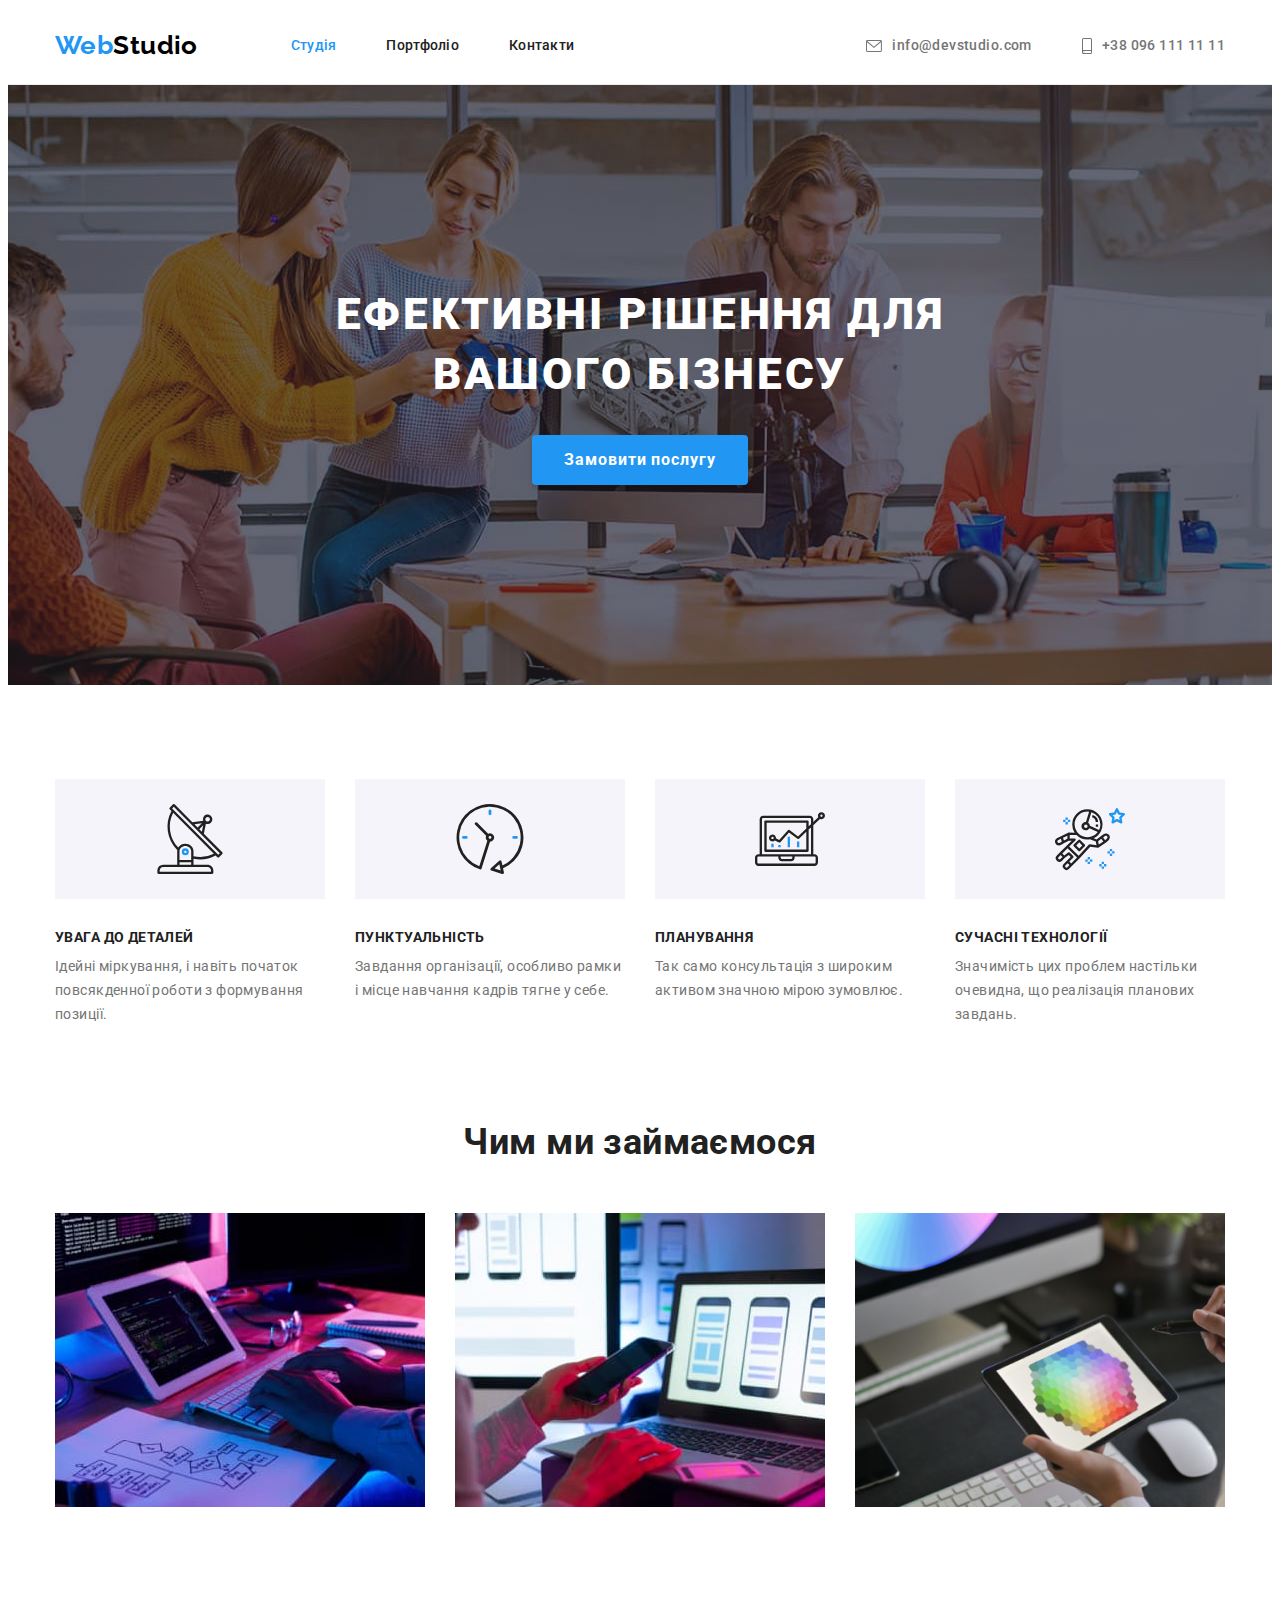
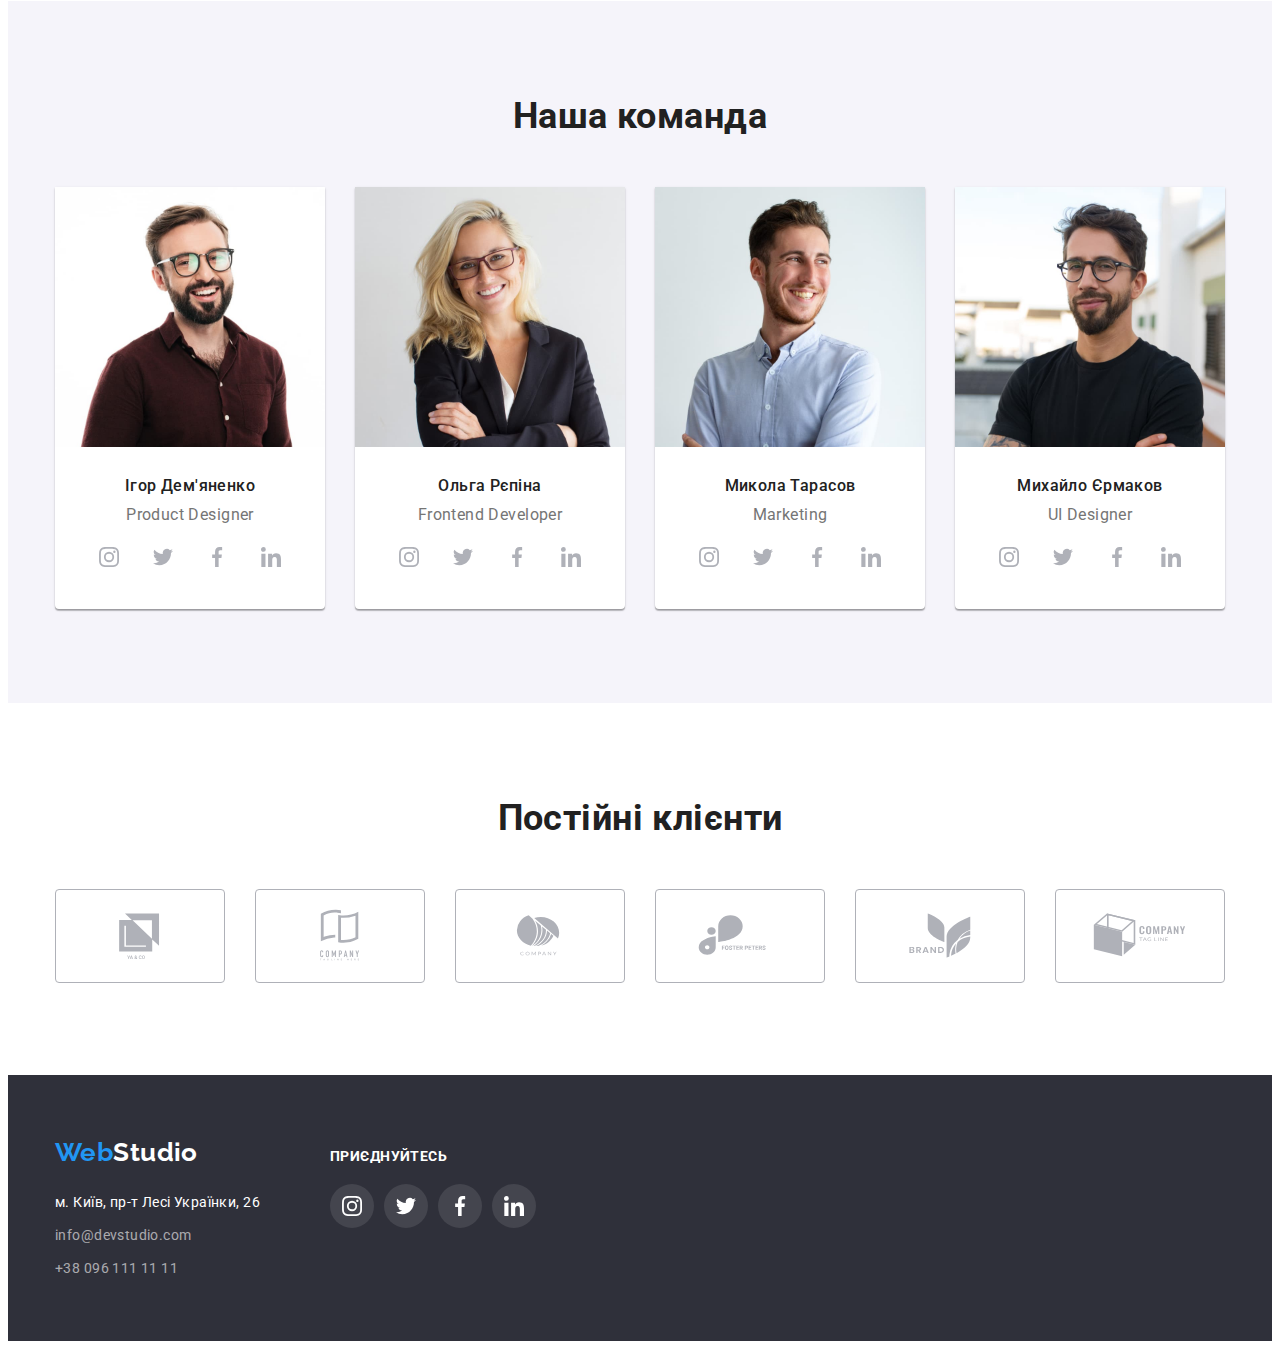
<file: index.html>
<!DOCTYPE html>
<html lang="uk">
  <head>
    <meta charset="UTF-8" />
    <meta http-equiv="X-UA-Compatible" content="IE=edge" />
    <meta name="viewport" content="width=device-width, initial-scale=1.0" />
    <title>Web Studio</title>
    <!-- Front -->
    <link rel="preconnect" href="https://fonts.googleapis.com">
    <link rel="preconnect" href="https://fonts.gstatic.com" crossorigin>
    <link href="https://fonts.googleapis.com/css2?family=Raleway:wght@700&family=Roboto:wght@400;500;700;900&display=swap" rel="stylesheet">
    <!-- Style -->
    <link rel="stylesheet" href="https://cdnjs.cloudflare.com/ajax/libs/modern-normalize/1.1.0/modern-normalize.min.css" integrity="sha512-wpPYUAdjBVSE4KJnH1VR1HeZfpl1ub8YT/NKx4PuQ5NmX2tKuGu6U/JRp5y+Y8XG2tV+wKQpNHVUX03MfMFn9Q==" crossorigin="anonymous" referrerpolicy="no-referrer" />
    <link rel="stylesheet" href="./css/style.css">
  <body>
    <header>
     <div class="contener">
      <div class="header-contener">
       <nav class="nav-contener">
         <a href="./index.html" class="logo logo-web"><span >Web</span><span class="logo-end">Studio</span> </a>
       
         <ul class="header-menu">
           <li><a class="main-links current" href="./index.html">Студія</a></li>
           <li><a class="main-links" href="./portfolio.html">Портфоліо</a></li>
           <li><a class="main-links" href="#">Контакти</a></li>
         </ul>
       </nav>
        
        <ul class="heade-contact">
         <li>
          <a class="contact-links" href="mailto:info@devstudio.com"> 
          <svg class="contact-links-icon" width="16" height="12">
            <use href="./images/icons.svg#icon-envelope"></use>
          </svg>info@devstudio.com</a></li>
         <li><a class="contact-links" href="tel:+380961111111">
          <svg class="contact-links-icon" width="10" height="16">
            <use href="./images/icons.svg#icon-smartphone "></use>
          </svg>
          +38 096 111 11 11</a></li>
        </ul>
        </div>
      </div>
      
    </header>

    <main>
      <section class="context-section section hero-section">
        <div class="contener">
          <div class="hero-contener">
         <h1 class="hero-title">Ефективні рішення для <br> вашого бізнесу</h1>
         <button class="hero-button" type="button">Замовити послугу</button>
         </div>
        </div>
      </section>
      <section class="section benefits-section">
        <div class="contener">
         <h2 class="visually-hidden">Наші особливості</h2>
         <ul class="benefits">
           <li class="benefits-list">
            <div class="benefits-contener">
              <svg width="70" heigth="70">
                <use href="./images/icons.svg#icon-antenna"></use>
              </svg>
            </div>
             <h3 class="benefits-headline">УВАГА ДО ДЕТАЛЕЙ</h3> 
             <p>Ідейні міркування, і навіть початок повсякденної роботи з формування позиції.</p>
           </li>
           <li class="benefits-list">
            <div class="benefits-contener">
              <svg width="70" heigth="70">
                <use href="./images/icons.svg#icon-clock"></use>
              </svg>
            </div>
             <h3 class="benefits-headline">ПУНКТУАЛЬНІСТЬ</h3>
             <p>Завдання організації, особливо рамки і місце навчання кадрів тягне у себе.</p>
           </li>
           <li class="benefits-list">
            <div class="benefits-contener">
              <svg width="70" heigth="70">
                <use href="./images/icons.svg#icon-diagram"></use>
              </svg>
            </div>
             <h3 class="benefits-headline">ПЛАНУВАННЯ</h3>
             <p>Так само консультація з широким активом значною мірою зумовлює.</p>
           </li>
           <li class="benefits-list">
            <div class="benefits-contener">
              <svg width="70" heigth="70">
                <use href="./images/icons.svg#icon-astronaut"></use>
              </svg>
            </div>
             <h3 class="benefits-headline">СУЧАСНІ ТЕХНОЛОГІЇ</h3>
             <p>Значимість цих проблем настільки очевидна, що реалізація планових завдань.</p>
           </li>
         </ul>
        </div>
      </section>

      <section class="section">
      <div class="contener">
        <h2 class="inform-title">Чим ми займаємося</h2>
        <ul class="inform-list">
       <li class="inform-item"> <img src="./images/workcode.jpg" alt="Робоче місце з кодом на комп'ютері" width="370" height="294"></li>
       <li class="inform-item"> <img src="./images/mobviews.jpg" alt="Робоче місце з розробкою для мобільного" width="370" height="294"></li>
       <li class="inform-item"><img src="./images/colors.jpg" alt=" Кольорова палітна на планшеті" width="370" height="294"></li>
       </ul>
      </div>
        
      </section>

      <section class="team-section section">
        <div class="contener">
        <h2 class="inform-title">Наша команда</h2>
        <ul class="team-list">
          <li class="team-item">
            <img src="./images/Igor.jpg" alt="Бородатий чолові з окулярами, в коричневій сорочці" width="270" height="260">
            <div class="team-contener">
             <h3 class="team">Ігор Дем'яненко</h3>
             <p class="job-title">Product Designer</p>
             <ul class="sosial-list">
              <li class="sosial-item">
                  <a href="#" class="sosial-links">
                    <svg width="20" height="20">
                      <use href="./images/icons.svg#icon-instagram"></use>
                    </svg>
                  </a>
              </li>
              <li class="sosial-item">
                  <a href="#" class="sosial-links">
                    <svg width="20" height="20">
                      <use href="./images/icons.svg#icon-twitter"></use>
                    </svg>
                  </a>
              </li>
              <li class="sosial-item">
                  <a href="#" class="sosial-links">
                    <svg width="20" height="20">
                      <use href="./images/icons.svg#icon-facebook"></use>
                    </svg>
                  </a>
              </li>
              <li class="sosial-item">
                  <a href="#" class="sosial-links">
                    <svg width="20" height="20">
                      <use href="./images/icons.svg#icon-linkedin"></use>
                    </svg>
                  </a>
              </li>
             </ul>
             </div>
           </li>
          <li class="team-item">
            <img src="./images/olga.jpg" alt="Болндинка в діловому одязі з окулярами" width="270" height="260">
            <div class="team-contener">
             <h3 class="team">Ольга Рєпіна</h3>
             <p class="job-title">Frontend Developer</p>
             <ul class="sosial-list">
              <li class="sosial-item">
                   <a href="#" class="sosial-links">
                    <svg width="20" height="20">
                      <use href="./images/icons.svg#icon-instagram"></use>
                    </svg>
                  </a>
              </li>
              <li class="sosial-item">
                  <a href="#" class="sosial-links">
                    <svg width="20" height="20">
                      <use href="./images/icons.svg#icon-twitter"></use>
                    </svg>
                  </a>
              </li>
              <li class="sosial-item">
                  <a href="#" class="sosial-links">
                    <svg width="20" height="20">
                      <use href="./images/icons.svg#icon-facebook"></use>
                    </svg>
                  </a>
              </li>
              <li class="sosial-item">
                  <a href="#" class="sosial-links">
                    <svg width="20" height="20">
                      <use href="./images/icons.svg#icon-linkedin"></use>
                    </svg>
                  </a>
              </li>
             </ul>
             </div>
          </li>
          <li class="team-item">
            <img src="./images/nikita.jpg" alt="Бородатий чолові з посмішкою, в білій сорочці" width="270" height="260">
             <div class="team-contener">
              <h3 class="team">Микола Тарасов</h3>
              <p class="job-title">Marketing</p>
              <ul class="sosial-list">
              <li class="sosial-item">
                  <a href="#" class="sosial-links">
                    <svg width="20" height="20">
                      <use href="./images/icons.svg#icon-instagram"></use>
                    </svg>
                  </a>
              </li>
              <li class="sosial-item">
                  <a href="#" class="sosial-links">
                    <svg width="20" height="20">
                      <use href="./images/icons.svg#icon-twitter"></use>
                    </svg>
                  </a>
              </li>
              <li class="sosial-item">
                  <a href="#" class="sosial-links">
                    <svg width="20" height="20">
                      <use href="./images/icons.svg#icon-facebook"></use>
                    </svg>
                  </a>
              </li>
              <li class="sosial-item">
                  <a href="#" class="sosial-links">
                    <svg width="20" height="20">
                      <use href="./images/icons.svg#icon-linkedin"></use>
                    </svg>
                  </a>
              </li>
             </ul>
              </div>
          </li>
          <li class="team-item">
            <img src="./images/muhailo.jpg" alt="Бородатий чолові з окулярами, в чорній футболці" width="270" height="260">
            <div class="team-contener">
             <h3 class="team">Михайло Єрмаков</h3>
             <p class="job-title">UI Designer</p>
             <ul class="sosial-list">
              <li class="sosial-item">
                  <a href="#" class="sosial-links">
                    <svg width="20" height="20">
                      <use href="./images/icons.svg#icon-instagram"></use>
                    </svg>
                  </a>
              </li>
              <li class="sosial-item">
                  <a href="#" class="sosial-links">
                    <svg width="20" height="20">
                      <use href="./images/icons.svg#icon-twitter"></use>
                    </svg>
                  </a>
              </li>
              <li class="sosial-item">
                  <a href="#" class="sosial-links">
                    <svg width="20" height="20">
                      <use href="./images/icons.svg#icon-facebook"></use>
                    </svg>
                  </a>
              </li>
              <li class="sosial-item">
                  <a href="#" class="sosial-links">
                    <svg width="20" height="20">
                      <use href="./images/icons.svg#icon-linkedin"></use>
                    </svg>
                  </a>
              </li>
             </ul>
            </div>
          </li>
          </ul>
          </div>
      </section>
      
      <section class="section">
      <div class="contener">
        <h2 class="inform-title">Постійні клієнти</h2>
        <ul class="client-list">
       <li class="client-item">
        <div class="client-contener"><a href="#" class="link-clien">
          <svg width="106" height="60" class="clien-icon">
            <use href="./images/icons.svg#icon-ya-co"></use>
          </svg>
        </a>
        </div>
        </li>
       <li class="client-item"> 
        <div class="client-contener">
        <a href="#" class="link-clien">
          <svg width="106" height="60" class="clien-icon">
            <use href="./images/icons.svg#icon-comp-union"></use>
          </svg>
        </a>
        </div>
       </li>
       <li class="client-item">
        <div class="client-contener">
         <a href="#" class="link-clien">
          <svg width="106" height="60" class="clien-icon">
            <use href="./images/icons.svg#icon-company"></use>
          </svg>
        </a>
        </div>
       </li>
       <li class="client-item">
        <div class="client-contener">
        <a href="#" class="link-clien">
          <svg width="106" height="60" class="clien-icon">
            <use href="./images/icons.svg#icon-foster"></use>
          </svg>
        </a>
        </div>
       </li>
       <li class="client-item">
        <div class="client-contener">
        <a href="#" class="link-clien">
          <svg width="106" height="60" class="clien-icon">
            <use href="./images/icons.svg#icon-brand-comp"></use>
          </svg>
        </a>
        </div>
       </li>
       <li class="client-item">
        <div class="client-contener">
        <a href="#" class="link-clien">
          <svg width="106" height="60" class="clien-icon">
            <use href="./images/icons.svg#icon-tag-line"></use>
          </svg>
        </a>
        </div>
       </li>
       </ul>
      </div>
        
      </section>
      
    </main>

    <footer class="context-section">
       <div class="contener footer-contener">
        <div class="footer-address-contener">
      <a href="./index.html" class="logo logo-web logo-footer"><span >Web</span><span class="logo-end">Studio</span> </a>
      <address>
        <ul class="address-list">
          <li class="address-item"><a class="contact-adress" href="https://goo.gl/maps/CPtrU1FHBa2aNyZL9" target="_blank" rel="noopener noreferrer nofollow">м. Київ, пр-т Лесі Українки, 26</a></li>
          <li class="address-item"><a class="contact" href="mailto:info@devstudio.com">info@devstudio.com</a></li>
          <li class="address-item"><a class=" contact" href="tel:+380961111111">+38 096 111 11 11</a></li>
        </ul>
      </address>
      </div>
      <div class="footer-sosial-contener">
      <h3 class="footer-headline">приєднуйтесь</h3>
       <ul class="footer-sosial-list">
          <li class="footer-sosial-item">
               <a href="#" class="footer-sosial-links">
                  <svg width="20" height="20">
                      <use href="./images/icons.svg#icon-instagram"></use>
                    </svg>
                </a>
            </li>
            <li class="footer-sosial-item">
                  <a href="#" class="footer-sosial-links">
                    <svg width="20" height="20">
                      <use href="./images/icons.svg#icon-twitter"></use>
                    </svg>
                  </a>
              </li>
              <li class="footer-sosial-item">
                  <a href="#" class="footer-sosial-links">
                    <svg width="20" height="20">
                      <use href="./images/icons.svg#icon-facebook"></use>
                    </svg>
                  </a>
              </li>
              <li class="footer-sosial-item">
                  <a href="#" class="footer-sosial-links">
                    <svg width="20" height="20">
                      <use href="./images/icons.svg#icon-linkedin"></use>
                    </svg>
                  </a>
              </li>
      </div>
      </div>
    </footer>
  </body>
</html>
</file>
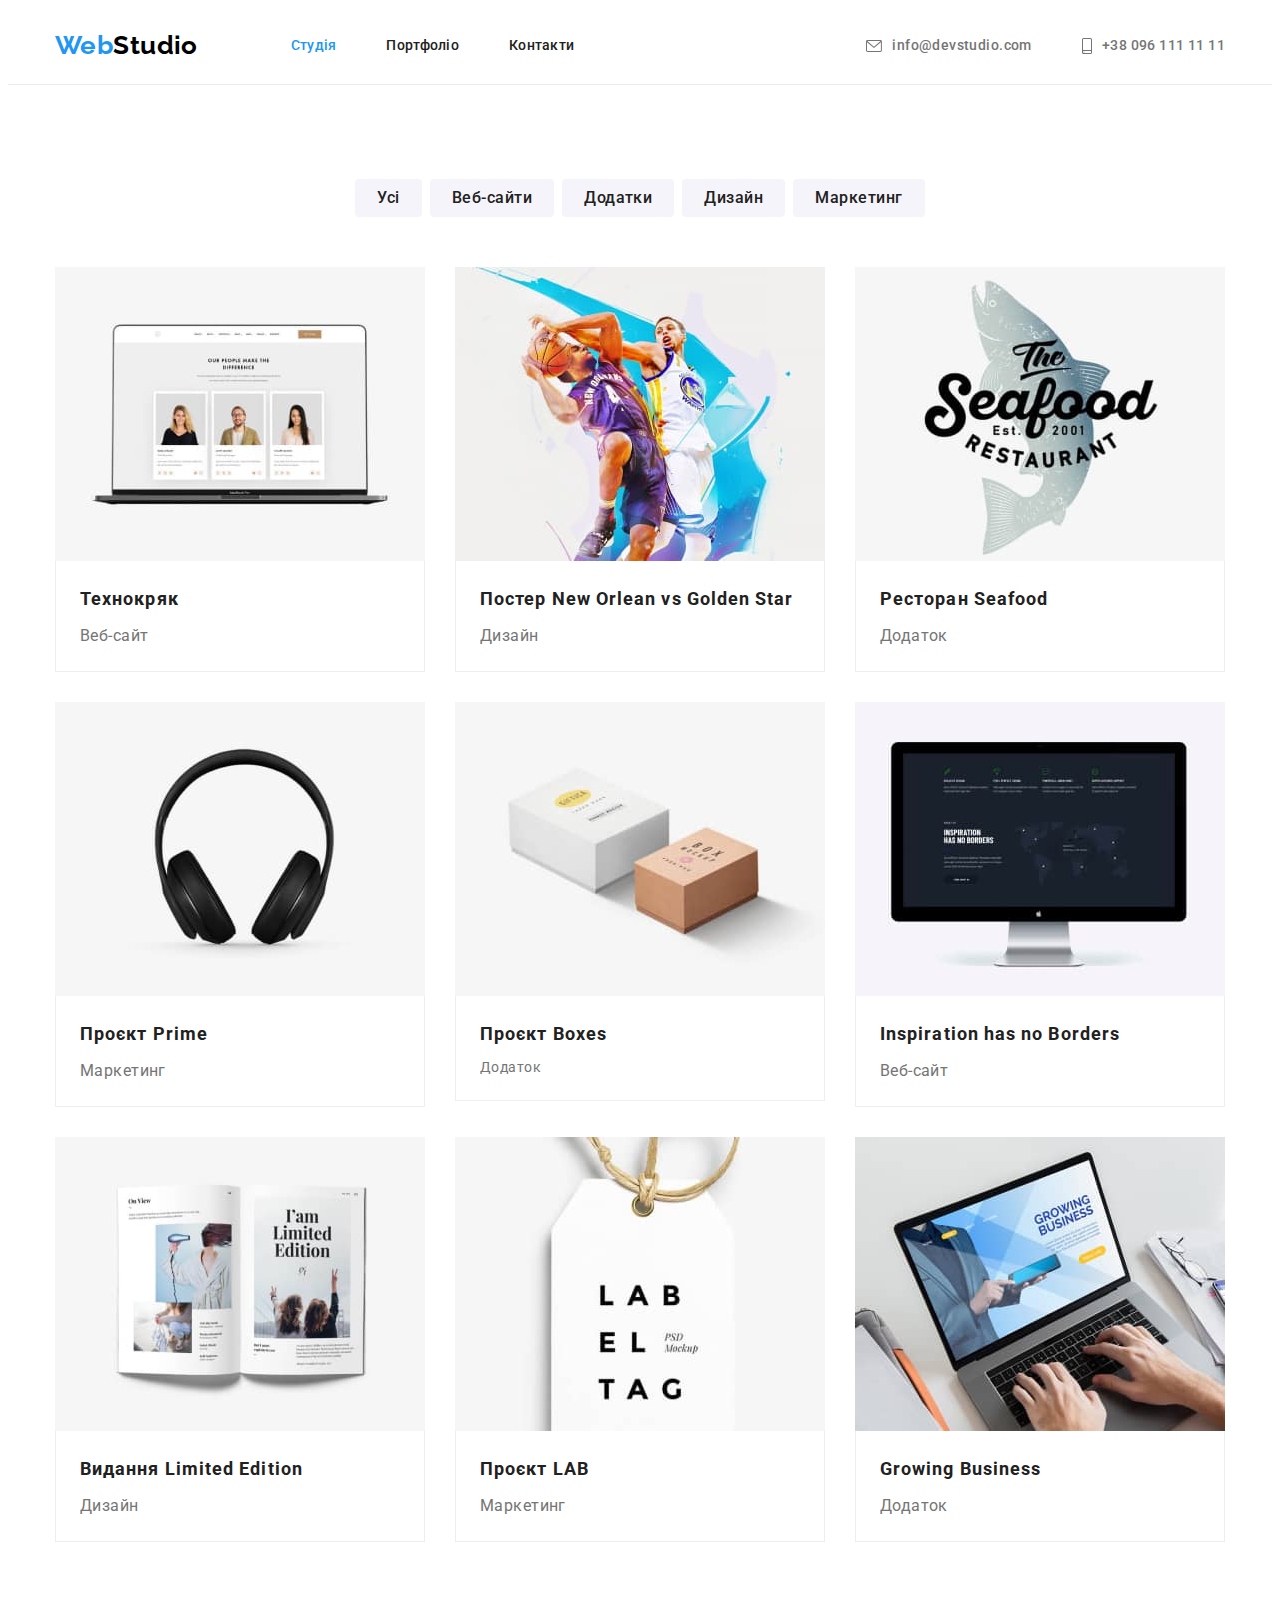
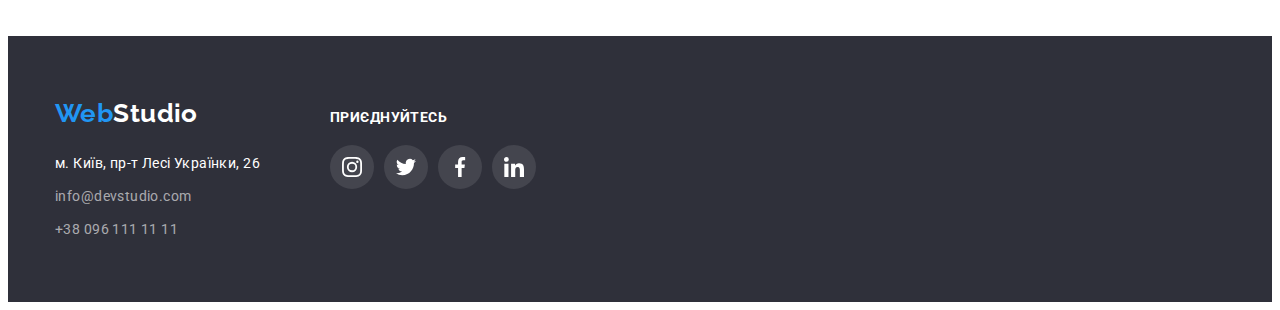
<file: portfolio.html>
<!DOCTYPE html>
<html lang="uk">
  <head>
    <meta charset="UTF-8" />
    <meta http-equiv="X-UA-Compatible" content="IE=edge" />
    <meta name="viewport" content="width=device-width, initial-scale=1.0" />
    <title>Portfolio</title>
    <!-- Front -->
    <link rel="preconnect" href="https://fonts.googleapis.com" />
    <link rel="preconnect" href="https://fonts.gstatic.com" crossorigin />
    <link
      href="https://fonts.googleapis.com/css2?family=Raleway:wght@700&family=Roboto:wght@400;500;700;900&display=swap"
      rel="stylesheet"
    />
    <!-- Style -->
    <link
      rel="stylesheet"
      href="https://cdnjs.cloudflare.com/ajax/libs/modern-normalize/1.1.0/modern-normalize.min.css"
      integrity="sha512-wpPYUAdjBVSE4KJnH1VR1HeZfpl1ub8YT/NKx4PuQ5NmX2tKuGu6U/JRp5y+Y8XG2tV+wKQpNHVUX03MfMFn9Q=="
      crossorigin="anonymous"
      referrerpolicy="no-referrer"
    />
    <link rel="stylesheet" href="./css/style.css" />
  </head>
  <body>
     <header>
     <div class="contener">
      <div class="header-contener">
       <nav class="nav-contener">
         <a href="./index.html" class="logo logo-web"><span >Web</span><span class="logo-end">Studio</span> </a>
       
         <ul class="header-menu">
           <li><a class="main-links current" href="./index.html">Студія</a></li>
           <li><a class="main-links" href="./portfolio.html">Портфоліо</a></li>
           <li><a class="main-links" href="#">Контакти</a></li>
         </ul>
       </nav>
        
        <ul class="heade-contact">
         <li>
          <a class="contact-links" href="mailto:info@devstudio.com"> 
          <svg class="contact-links-icon" width="16" height="12">
            <use href="./images/icons.svg#icon-envelope"></use>
          </svg>info@devstudio.com</a></li>
         <li><a class="contact-links" href="tel:+380961111111">
          <svg class="contact-links-icon" width="10" height="16">
            <use href="./images/icons.svg#icon-smartphone "></use>
          </svg>
          +38 096 111 11 11</a></li>
        </ul>
        </div>
      </div>
      
    </header>

    <main>
      <section class="section">
        <div class="contener">
          <h1 class="visually-hidden">Портфоліо</h1>
          <ul class="portfolio-button">
            <li><button class="button" type="button">Усі</button></li>
            <li><button class="button" type="button">Веб-сайти</button></li>
            <li><button class="button" type="button">Додатки</button></li>
            <li><button class="button" type="button">Дизайн</button></li>
            <li><button class="button" type="button">Маркетинг</button></li>
          </ul>

          <ul class="title-list">
            <li class="title-item">
              <a href="#" class="title-link"
                ><img
                  src="./images/desktop.jpg"
                  alt="Ноутбут з відкритою веб-сторінкою"
                  width="370"
                  height="294"
                />
                <div class="title-contener">
                  <h3 class="title-project">Технокряк</h3>
                  <p class="title-navigation">Веб-сайт</p>
                </div>
              </a>
            </li>
            <li class="title-item">
              <a href="#" class="title-link">
                <img
                  src="./images/backetball.jpg"
                  alt="Двоє баскетбольних гравців з м'ячем"
                  width="370"
                  height="294"
                />
                <div class="title-contener">
                  <h3 class="title-project">Постер New Orlean vs Golden Star</h3>
                  <p class="title-navigation">Дизайн</p>
                </div>
              </a>
            </li>
            <li class="title-item">
              <a href="#" class="title-link">
                <img
                  src="./images/restoran.jpg"
                  alt="Назва морського ресторану на фоні риби"
                  width="370"
                  height="294"
                />
                <div class="title-contener">
                  <h3 class="title-project">Ресторан Seafood</h3>
                  <p class="title-navigation">Додаток</p>
                </div>
              </a>
            </li>
            <li class="title-item">
              <a href="#" class="title-link">
                <img
                  src="./images/headphone.jpg"
                  alt="Чорні, великі навушники"
                  width="370"
                  height="294"
                />
                <div class="title-contener">
                  <h3 class="title-project">Проєкт Prime</h3>
                  <p class="title-navigation">Маркетинг</p>
                </div>
              </a>
            </li>
            <li class="title-item">
              <a href="#" class="title-link">
                <img
                  src="./images/boxes.jpg"
                  alt="Дві кробки різного кольору й розміру"
                  width="370"
                  height="294"
                />
                <div class="title-contener">
                  <h3 class="title-project">Проєкт Boxes</h3>
                  <p>Додаток</p>
                </div>
              </a>
            </li>
            <li class="title-item">
              <a href="#" class="title-link">
                <img
                  src="./images/pc.jpg"
                  alt="Увімкнений монітор з сайтом"
                  width="370"
                  height="294"
                />
                <div class="title-contener">
                  <h3 class="title-project">Inspiration has no Borders</h3>
                  <p class="title-navigation">Веб-сайт</p>
                </div>
              </a>
            </li>
            <li class="title-item">
              <a href="#" class="title-link">
                <img
                  src="./images/book.jpg"
                  alt="Вікритий журнал із статтею"
                  width="370"
                  height="294"
                />
                <div class="title-contener">
                  <h3 class="title-project">Видання Limited Edition</h3>
                  <p class="title-navigation">Дизайн</p>
                </div>
              </a>
            </li>
            <li class="title-item">
              <a href="#" class="title-link">
                <img
                  src="./images/lable.jpg"
                  alt="Бірка з назвою проекту"
                  width="370"
                  height="294"
                />
                <div class="title-contener">
                  <h3 class="title-project">Проєкт LAB</h3>
                  <p class="title-navigation">Маркетинг</p>
                </div>
              </a>
            </li>
            <li class="title-item">
              <a href="#" class="title-link">
                <img
                  src="./images/notebook.jpg"
                  alt="Робота за ноутбуком над бізнесом"
                  width="370"
                  height="294"
                />
                <div class="title-contener">
                  <h3 class="title-project">Growing Business</h3>
                  <p class="title-navigation">Додаток</p>
                </div>
              </a>
            </li>
          </ul>
        </div>
      </section>
    </main>

    <footer class="context-section">
       <div class="contener footer-contener">
        <div class="footer-address-contener">
      <a href="./index.html" class="logo logo-web logo-footer"><span >Web</span><span class="logo-end">Studio</span> </a>
      <address>
        <ul class="address-list">
          <li class="address-item"><a class="contact-adress" href="https://goo.gl/maps/CPtrU1FHBa2aNyZL9" target="_blank" rel="noopener noreferrer nofollow">м. Київ, пр-т Лесі Українки, 26</a></li>
          <li class="address-item"><a class="contact" href="mailto:info@devstudio.com">info@devstudio.com</a></li>
          <li class="address-item"><a class=" contact" href="tel:+380961111111">+38 096 111 11 11</a></li>
        </ul>
      </address>
      </div>
      <div class="footer-sosial-contener">
      <h3 class="footer-headline">приєднуйтесь</h3>
       <ul class="footer-sosial-list">
          <li class="footer-sosial-item">
               <a href="#" class="footer-sosial-links">
                  <svg width="20" height="20">
                      <use href="./images/icons.svg#icon-instagram"></use>
                    </svg>
                </a>
            </li>
            <li class="footer-sosial-item">
                  <a href="#" class="footer-sosial-links">
                    <svg width="20" height="20">
                      <use href="./images/icons.svg#icon-twitter"></use>
                    </svg>
                  </a>
              </li>
              <li class="footer-sosial-item">
                  <a href="#" class="footer-sosial-links">
                    <svg width="20" height="20">
                      <use href="./images/icons.svg#icon-facebook"></use>
                    </svg>
                  </a>
              </li>
              <li class="footer-sosial-item">
                  <a href="#" class="footer-sosial-links">
                    <svg width="20" height="20">
                      <use href="./images/icons.svg#icon-linkedin"></use>
                    </svg>
                  </a>
              </li>
      </div>
      </div>
    </footer>
  </body>
</html>
</file>
<file: css/style.css>
* {
  box-sizing: border-box;
}
:root {
  --title-color: #212121;
  --text-color: #757575;
  --accent-color: white;
  --icon-color: #afb1b8;
  --press-color: #188ce8;
  --active-color: #2196f3;

  --background-section: #2f303a;
  --secondary-backgroun: #f5f4fa;
  --background-hero: #c4c4c4;

  --border-color: #ececec;
  --second-border-color: #eeeeee;
}

/* Ресет */
/* Стили для обнуления верхних отступов у элементов */
h1,
h2,
h3,
h4,
h5,
h6,
p {
  margin-top: 0;
  margin-bottom: 0;
}
/* Класс для обнуления базовых свойств у списков (ul) */
.list {
  list-style: none;
  padding-left: 0;
  margin: 0;
}
/* Класс для обнуления базовых свойств у ссылок */
.link {
  text-decoration: none;
  color: inherit;
}
/* Свойства для корректного отображения картинок */
img {
  display: block;
  max-width: 100%;
  height: auto;
}
/* Свойства для обнуления курсива у address */
address {
  font-style: normal;
}

ul {
  list-style-type: none;
  padding-left: 0;
  margin: 0;
}
a {
  text-decoration: none;
}
nav > ul {
  letter-spacing: 0.02em;
}
body {
  font-family: 'Roboto', sans-serif;
  font-size: 14px;
  line-height: 1.714;
  color: var(--text-color);
  letter-spacing: 0.03em;
  background-color: var(--accent-color);
}
.visually-hidden {
  clip: rect(0 0 0 0);
  clip-path: inset(50%);
  height: 1px;
  overflow: hidden;
  position: absolute;
  white-space: nowrap;
  width: 1px;
}
.section {
  padding: 94px 0;
}
.contener {
  width: 1200px;
  padding: 0 15px;
  margin: 0 auto;
}

/* Header */
.logo {
  font-family: 'Raleway', sans-serif;
  font-weight: 700;
  font-size: 26px;
  line-height: 1.1907;
}
.logo-web {
  color: var(--active-color);
  font-size: 26px;
  line-height: 1.383;
}
.logo-end {
  color: #000;
}
.context-section .logo-end {
  color: var(--accent-color);
}

header {
  background-color: var(--accent-color);
  border-bottom: 1px solid var(--border-color);
}

.header-contener {
  display: flex;
  justify-content: space-between;
}
.nav-contener {
  display: flex;
  justify-content: space-between;
  align-items: center;
  gap: 93px;
}
.header-menu {
  display: flex;
  gap: 50px;
  padding-inline-start: 0;
}
.heade-contact {
  display: flex;
  justify-content: flex-end;
  gap: 50px;
}
.main-links {
  display: block;
  padding: 30px 0;
  font-size: 14px;
  line-height: 1.14;
  font-weight: 500;
  text-decoration: none;
  color: var(--title-color);
}
.main-links.current {
  color: var(--active-color);
}

.main-links:hover,
.main-links:focus {
  color: var(--active-color);
}
.contact-links {
  display: flex;
  align-items: center;
  padding: 30px 0;
  color: var(--text-color);
  font-size: 14px;
  line-height: 1.14;
  font-weight: 500;
  text-decoration: none;
}
.contact-links:hover,
.contact-links:focus {
  color: var(--active-color);
}
.contact-links-icon {
  fill: currentColor;
  margin-right: 10px;
}
.contact {
  font-style: normal;
  color: rgba(255, 255, 255, 0.6);
}
.contact:hover,
.contact:focus {
  color: var(--active-color);
}

.contact-adress {
  color: var(--accent-color);
  font-style: normal;
}
.contact-adress:hover,
.contact-adress:focus {
  color: var(--active-color);
}

.context-section {
  background-color: var(--background-section);
}

/* Hero section */
.hero-section {
  max-width: 1600px;
  margin: auto;
  padding: 200px 0;
  background-image: linear-gradient(
      to right,
      rgba(47, 48, 58, 0.4),
      rgba(47, 48, 58, 0.4)
    ),
    url(../images/background-team.jpg);
  background-color: var(--background-hero);
  background-position: center;
  background-repeat: no-repeat;
  background-size: cover;
}

.hero-title {
  margin-bottom: 30px;
  color: var(--accent-color);
  font-size: 44px;
  line-height: 1.363;
  font-weight: 900;
  text-align: center;
  text-transform: uppercase;
  letter-spacing: 0.06em;
}
.button {
  padding: 6px 22px;
  color: var(--title-color);
  background-color: var(--secondary-backgroun);
  font-weight: 500;
  font-size: 16px;
  line-height: 1.625;
  text-align: center;
  font-family: inherit;
  cursor: pointer;
  border-style: none;
  border-radius: 4px;
  letter-spacing: 0.03em;
}
.button:hover,
.button:focus {
  background-color: var(--active-color);
  color: var(--accent-color);
  box-shadow: 0px 3px 1px rgba(0, 0, 0, 0.1), 0px 1px 2px rgba(0, 0, 0, 0.08),
    0px 2px 2px rgba(0, 0, 0, 0.12);
}
.hero-contener {
  text-align: center;
}
.hero-button {
  padding: 10px 32px;
  background-color: var(--active-color);
  color: var(--accent-color);
  font-weight: 700;
  font-size: 16px;
  line-height: 1.875;
  box-shadow: 0px 4px 4px rgba(0, 0, 0, 0.15);
  border-radius: 4px;
  border-style: none;
  font-family: inherit;
  cursor: pointer;
  letter-spacing: 0.06em;
}
.hero-button:hover,
.hero-button:focus {
  background-color: var(--press-color);
}

/* Benefits */
.benefits-section {
  padding-bottom: 0px;
}
.benefits {
  display: flex;
  gap: 30px;
}
.benefits-list {
  flex-basis: calc((100% - 60px) / 4);
}
.benefits-contener {
  display: flex;
  justify-content: center;
  width: 270px;
  height: 120px;
  margin-bottom: 30px;
  background-color: var(--secondary-backgroun);
}
.benefits-headline {
  margin-bottom: 10px;
  font-size: 14px;
  line-height: 1.152;
  color: var(--title-color);
}
/* Team */
.inform-title {
  margin-bottom: 50px;
  color: var(--title-color);
  font-size: 36px;
  font-weight: 700;
  line-height: 1.1719;
  text-align: center;
}
.inform-list {
  display: flex;
  gap: 30px;
}
.team-section {
  background-color: var(--secondary-backgroun);
}
.team-list {
  display: flex;
  gap: 30px;
}
.team-item {
  background-color: var(--accent-color);
  box-shadow: 0px 1px 3px rgba(0, 0, 0, 0.12), 0px 1px 1px rgba(0, 0, 0, 0.14),
    0px 2px 1px rgba(0, 0, 0, 0.2);
  border-radius: 0px 0px 4px 4px;
}
.team-contener {
  padding: 30px 0 30px;
}
.team {
  margin-bottom: 10px;
  color: var(--title-color);
  font-weight: 500;
  font-size: 16px;
  line-height: 1.1719;
  text-align: center;
}

.job-title {
  margin-bottom: 10px;
  font-size: 16px;
  line-height: 1.1719;
  text-align: center;
  font-style: normal;
}
.sosial-list {
  display: flex;
  justify-content: center;
  gap: 10px;
}
.sosial-links {
  display: flex;
  justify-content: center;
  align-items: center;
  width: 44px;
  height: 44px;
  fill: var(--icon-color);
  border-radius: 50%;
}
.sosial-links:hover,
.sosial-links:focus {
  fill: var(--accent-color);
  background-color: var(--active-color);
  border-radius: 50%;
}

/* Portfolio */
.portfolio-button {
  display: flex;
  justify-content: center;
  gap: 8px;
  margin-bottom: 50px;
  margin-top: 0;
}
.title-list {
  display: flex;
  gap: 30px;
  flex-wrap: wrap;
}
.title-item {
  flex-basis: calc((100% - 60px) / 3);
}
.title-link {
  display: block;
  color: var(--text-color);
}
.title-link:hover,
.title-link:focus {
  box-shadow: 0px 1px 1px rgba(0, 0, 0, 0.12), 0px 4px 4px rgba(0, 0, 0, 0.06),
    1px 4px 6px rgba(0, 0, 0, 0.16);
}
.title-contener {
  padding: 20px 24px;
  border-left: 1px solid var(--second-border-color);
  border-right: 1px solid var(--second-border-color);
  border-bottom: 1px solid var(--second-border-color);
}
.title-project {
  margin-bottom: 4px;
  color: var(--title-color);
  font-weight: 700;
  font-size: 18px;
  line-height: 2;
  letter-spacing: 0.06em;
}
.title-navigation {
  margin: 0;
  font-size: 16px;
  line-height: 1.875;
}

/* Client */
.client-list {
  display: flex;
  gap: 30px;
  justify-content: center;
}
.client-item {
  width: 170px;
  height: 92px;
}
.client-contener {
  width: 100%;
  height: 100%;
}
.link-clien {
  display: flex;
  padding: 16px 32px;
  fill: var(--icon-color);
  border-radius: 4px;
  border: 1px solid var(--icon-color);
}
.link-clien:hover,
.link-clien:focus {
  fill: var(--active-color);
  border: 1px solid var(--active-color);
  border-radius: 4px;
}

/* Footer */
.footer-contener {
  display: flex;
  gap: 70px;
  align-items: baseline;
  padding: 60px 15px;
}
.logo-footer {
  display: block;
  margin-bottom: 20px;
}
.address-list {
  margin: 0;
}
.address-item:not(:last-child) {
  margin-bottom: 9px;
}
.footer-sosial-contener {
  display: flex;
  flex-direction: column;
}
.footer-headline {
  margin-bottom: 20px;
  text-transform: uppercase;
  font-size: 14px;
  line-height: 1.142;
  color: var(--accent-color);
}
.footer-sosial-list {
  display: flex;
  gap: 10px;
}
.footer-sosial-links {
  display: flex;
  justify-content: center;
  align-items: center;
  width: 44px;
  height: 44px;
  fill: var(--accent-color);
  background-color: rgba(255, 255, 255, 0.1);
  border-radius: 50%;
}
.footer-sosial-links:hover,
.footer-sosial-links:focus {
  fill: var(--accent-color);
  background-color: var(--active-color);
  border-radius: 50%;
}
</file>
